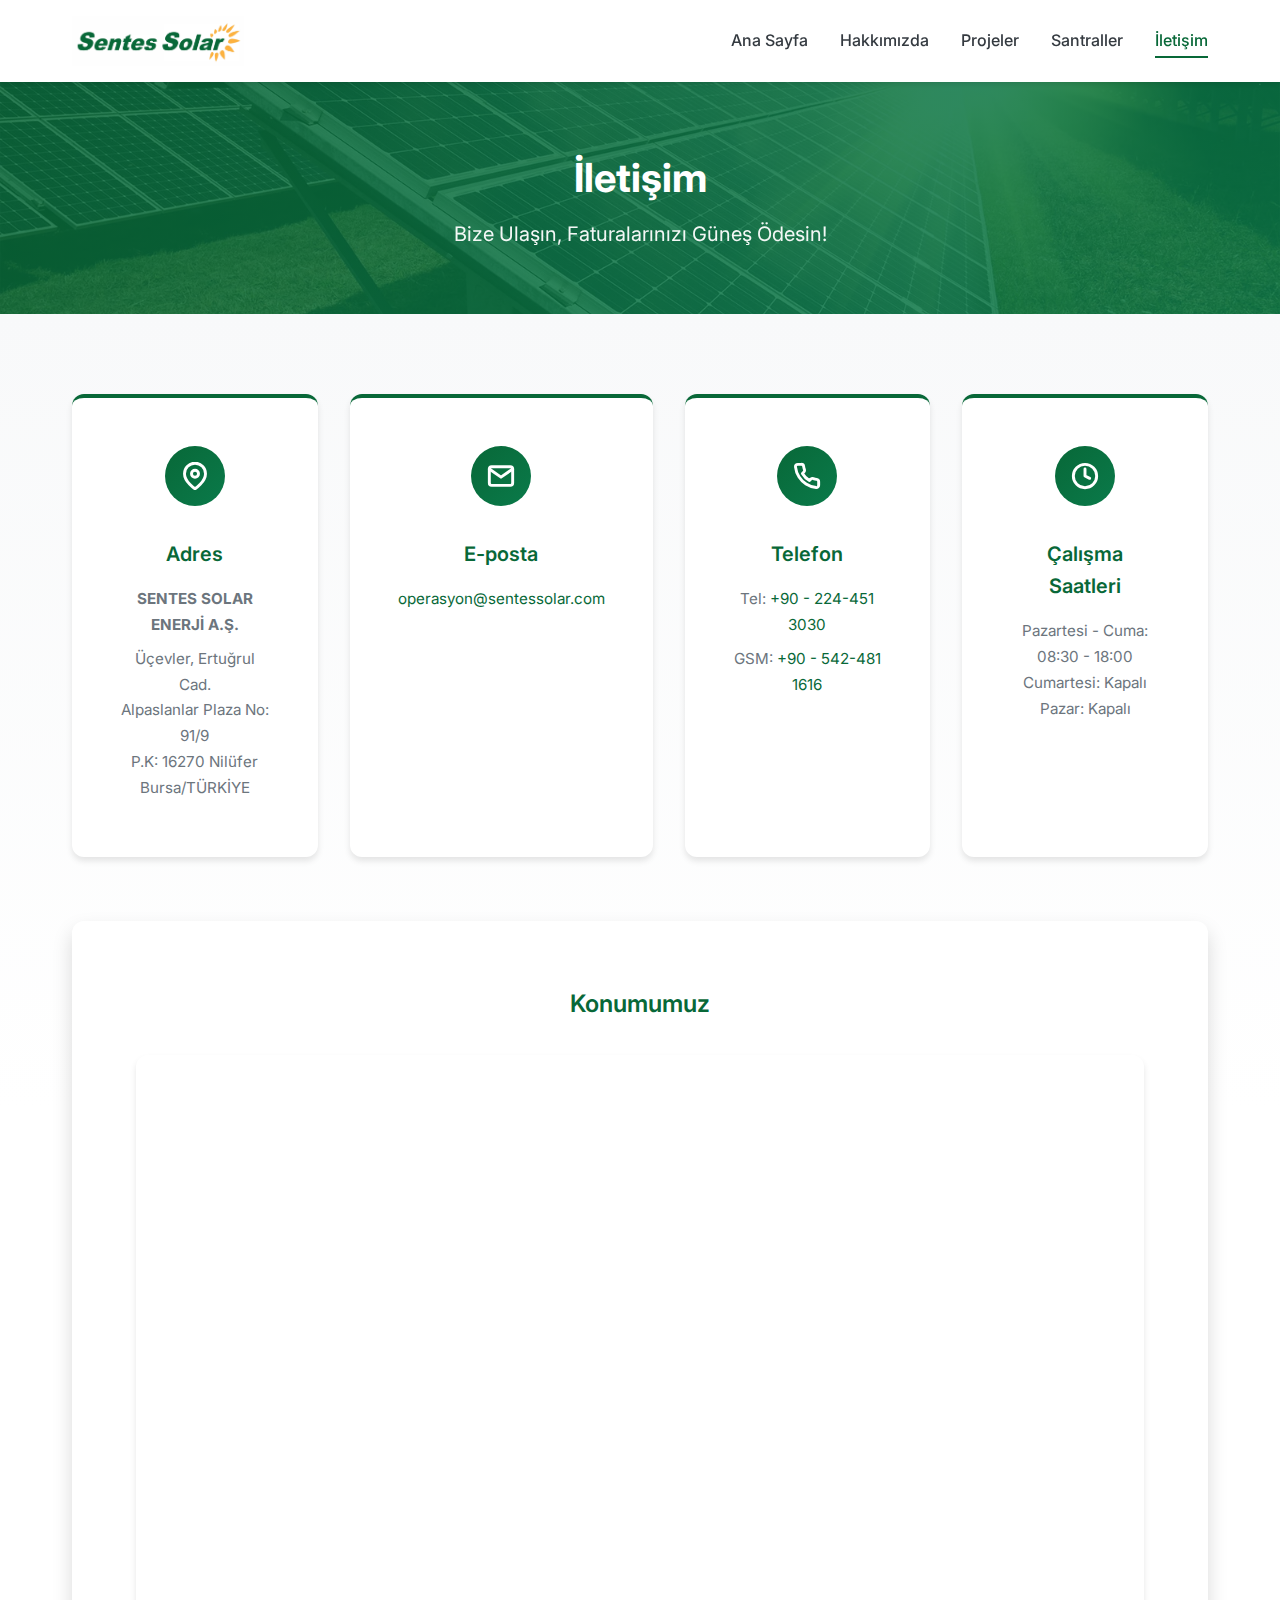
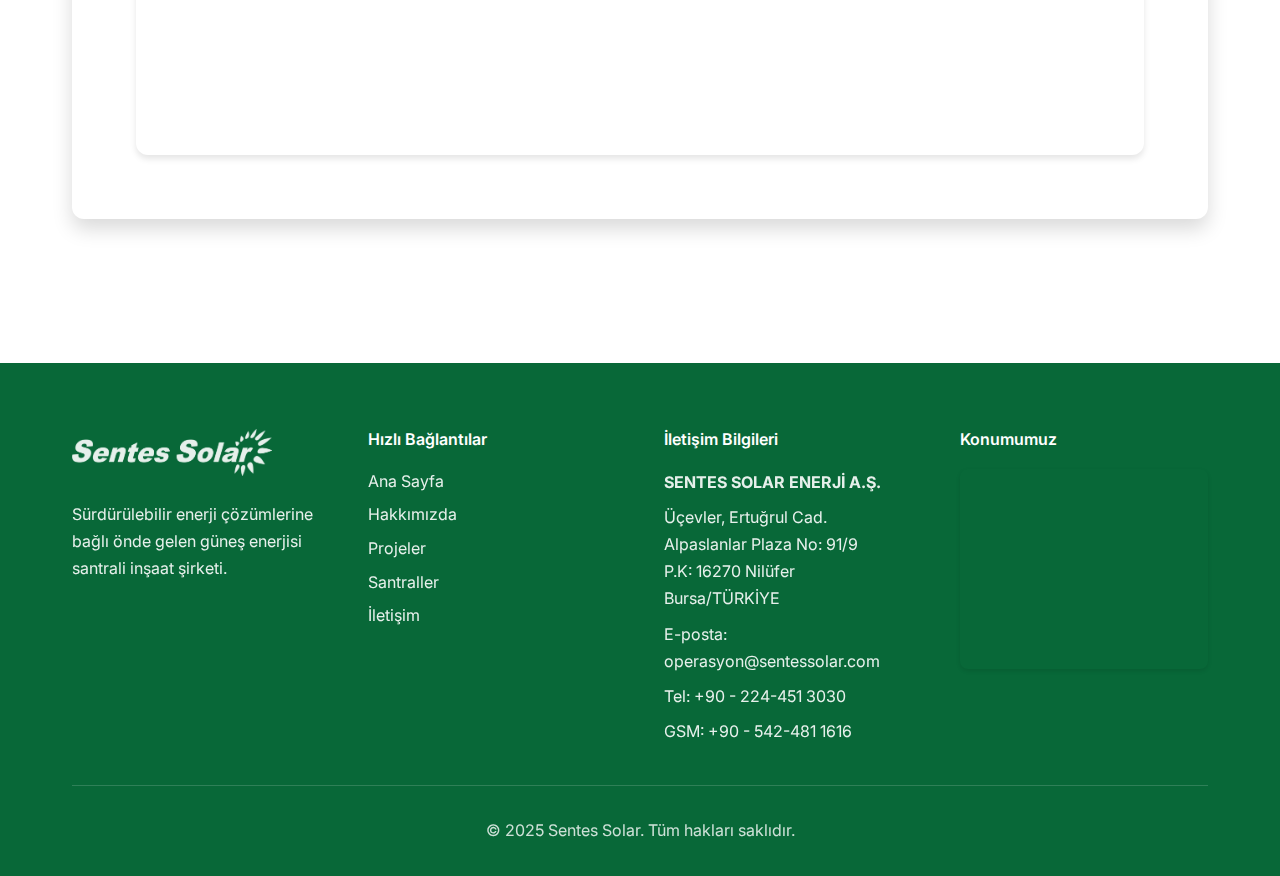
<file: contact.html>
<!DOCTYPE html>
<html lang="tr">
<head>
    <meta charset="UTF-8">
    <meta name="viewport" content="width=device-width, initial-scale=1.0">
    <meta name="description" content="Sentes Solar ile iletişime geçin - Güneş enerjisi santrali inşaatı hakkında bilgi alın">
    <title>İletişim - Sentes Solar</title>
    <link rel="icon" type="image/png" href="assets/images/cropped-favicon-1-180x180.png">
    <link rel="stylesheet" href="css/style.css">
    <link rel="preconnect" href="https://fonts.googleapis.com">
    <link rel="preconnect" href="https://fonts.gstatic.com" crossorigin>
    <link href="https://fonts.googleapis.com/css2?family=Inter:wght@300;400;500;600;700&display=swap" rel="stylesheet">
</head>
<body>
    <header class="header">
        <div class="container">
            <div class="header-content">
                <div class="logo">
                    <a href="index.html">
                        <img src="assets/images/Sentes Solar Logo.png" alt="Sentes Solar" class="logo-img">
                    </a>
                </div>
                <nav class="nav" id="mainNav">
                    <ul class="nav-list">
                        <li><a href="index.html" class="nav-link">Ana Sayfa</a></li>
                        <li><a href="about.html" class="nav-link">Hakkımızda</a></li>
                        <li><a href="projects.html" class="nav-link">Projeler</a></li>
                        <li><a href="stations.html" class="nav-link">Santraller</a></li>
                        <li><a href="contact.html" class="nav-link active">İletişim</a></li>
                    </ul>
                </nav>
                <button class="mobile-menu-toggle" id="mobileMenuToggle" aria-label="Menüyü aç/kapat">
                    <span></span>
                    <span></span>
                    <span></span>
                </button>
            </div>
        </div>
    </header>

    <main>
        <!-- Page Header -->
        <section class="page-header">
            <div class="container">
                <h1>İletişim</h1>
                <p>Bize Ulaşın, Faturalarınızı Güneş Ödesin!</p>
            </div>
        </section>

        <!-- Contact Section -->
        <section class="contact-section section-padding">
            <div class="container">
                <!-- Contact Info Cards -->
                <div class="contact-info-cards">
                    <div class="info-card">
                        <div class="info-card-icon">
                            <svg xmlns="http://www.w3.org/2000/svg" viewBox="0 0 24 24" fill="none" stroke="currentColor" stroke-width="2" stroke-linecap="round" stroke-linejoin="round">
                                <path d="M21 10c0 7-9 13-9 13s-9-6-9-13a9 9 0 0 1 18 0z"></path>
                                <circle cx="12" cy="10" r="3"></circle>
                            </svg>
                        </div>
                        <h3>Adres</h3>
                        <p><strong>SENTES SOLAR ENERJİ A.Ş.</strong></p>
                        <p>Üçevler, Ertuğrul Cad.<br>Alpaslanlar Plaza No: 91/9<br>P.K: 16270 Nilüfer<br>Bursa/TÜRKİYE</p>
                    </div>
                    <div class="info-card">
                        <div class="info-card-icon">
                            <svg xmlns="http://www.w3.org/2000/svg" viewBox="0 0 24 24" fill="none" stroke="currentColor" stroke-width="2" stroke-linecap="round" stroke-linejoin="round">
                                <path d="M4 4h16c1.1 0 2 .9 2 2v12c0 1.1-.9 2-2 2H4c-1.1 0-2-.9-2-2V6c0-1.1.9-2 2-2z"></path>
                                <polyline points="22,6 12,13 2,6"></polyline>
                            </svg>
                        </div>
                        <h3>E-posta</h3>
                        <p><a href="mailto:operasyon@sentessolar.com">operasyon@sentessolar.com</a></p>
                    </div>
                    <div class="info-card">
                        <div class="info-card-icon">
                            <svg xmlns="http://www.w3.org/2000/svg" viewBox="0 0 24 24" fill="none" stroke="currentColor" stroke-width="2" stroke-linecap="round" stroke-linejoin="round">
                                <path d="M22 16.92v3a2 2 0 0 1-2.18 2 19.79 19.79 0 0 1-8.63-3.07 19.5 19.5 0 0 1-6-6 19.79 19.79 0 0 1-3.07-8.67A2 2 0 0 1 4.11 2h3a2 2 0 0 1 2 1.72 12.84 12.84 0 0 0 .7 2.81 2 2 0 0 1-.45 2.11L8.09 9.91a16 16 0 0 0 6 6l1.27-1.27a2 2 0 0 1 2.11-.45 12.84 12.84 0 0 0 2.81.7A2 2 0 0 1 22 16.92z"></path>
                            </svg>
                        </div>
                        <h3>Telefon</h3>
                        <p>Tel: <a href="tel:+902244513030">+90 - 224-451 3030</a></p>
                        <p>GSM: <a href="tel:+905424811616">+90 - 542-481 1616</a></p>
                    </div>
                    <div class="info-card">
                        <div class="info-card-icon">
                            <svg xmlns="http://www.w3.org/2000/svg" viewBox="0 0 24 24" fill="none" stroke="currentColor" stroke-width="2" stroke-linecap="round" stroke-linejoin="round">
                                <circle cx="12" cy="12" r="10"></circle>
                                <polyline points="12 6 12 12 16 14"></polyline>
                            </svg>
                        </div>
                        <h3>Çalışma Saatleri</h3>
                        <p>Pazartesi - Cuma: 08:30 - 18:00<br>Cumartesi: Kapalı<br>Pazar: Kapalı</p>
                    </div>
                </div>

                <!-- Map -->
                <div class="contact-map-full">
                    <h3>Konumumuz</h3>
                    <div class="map-container">
                        <iframe 
                            src="https://www.google.com/maps?q=Üçevler+Ertuğrul+Cad+Alpaslanlar+Plaza+91/9+Nilüfer+Bursa&output=embed&hl=tr" 
                            width="100%" 
                            height="100%" 
                            style="border:0;" 
                            allowfullscreen="" 
                            loading="lazy" 
                            referrerpolicy="no-referrer-when-downgrade"
                            title="Sentes Solar Konum">
                        </iframe>
                    </div>
                </div>
            </div>
        </section>
    </main>

    <footer class="footer">
        <div class="container">
            <div class="footer-content">
                <div class="footer-section">
                    <div class="footer-logo">
                        <img src="assets/images/sentesSolarLogoNoBackground.png" alt="Sentes Solar" class="footer-logo-img">
                    </div>
                    <p>Sürdürülebilir enerji çözümlerine bağlı önde gelen güneş enerjisi santrali inşaat şirketi.</p>
                </div>
                <div class="footer-section">
                    <h4>Hızlı Bağlantılar</h4>
                    <ul class="footer-links">
                        <li><a href="index.html">Ana Sayfa</a></li>
                        <li><a href="about.html">Hakkımızda</a></li>
                        <li><a href="projects.html">Projeler</a></li>
                        <li><a href="stations.html">Santraller</a></li>
                        <li><a href="contact.html">İletişim</a></li>
                    </ul>
                </div>
                <div class="footer-section">
                    <h4>İletişim Bilgileri</h4>
                    <p><strong>SENTES SOLAR ENERJİ A.Ş.</strong></p>
                    <p>Üçevler, Ertuğrul Cad.<br>Alpaslanlar Plaza No: 91/9<br>P.K: 16270 Nilüfer<br>Bursa/TÜRKİYE</p>
                    <p>E-posta: <a href="mailto:operasyon@sentessolar.com">operasyon@sentessolar.com</a></p>
                    <p>Tel: <a href="tel:+902244513030">+90 - 224-451 3030</a></p>
                    <p>GSM: <a href="tel:+905424811616">+90 - 542-481 1616</a></p>
                </div>
                <div class="footer-section footer-map">
                    <h4>Konumumuz</h4>
                    <div class="footer-map-container">
                        <iframe 
                            src="https://www.google.com/maps?q=Üçevler+Ertuğrul+Cad+Alpaslanlar+Plaza+91/9+Nilüfer+Bursa&output=embed&hl=tr" 
                            width="100%" 
                            height="200" 
                            style="border:0;" 
                            allowfullscreen="" 
                            loading="lazy" 
                            referrerpolicy="no-referrer-when-downgrade"
                            title="Sentes Solar Konum">
                        </iframe>
                    </div>
                </div>
            </div>
            <div class="footer-bottom">
                <p>&copy; 2025 Sentes Solar. Tüm hakları saklıdır.</p>
            </div>
        </div>
    </footer>

    <script src="js/main.js"></script>
</body>
</html>
</file>
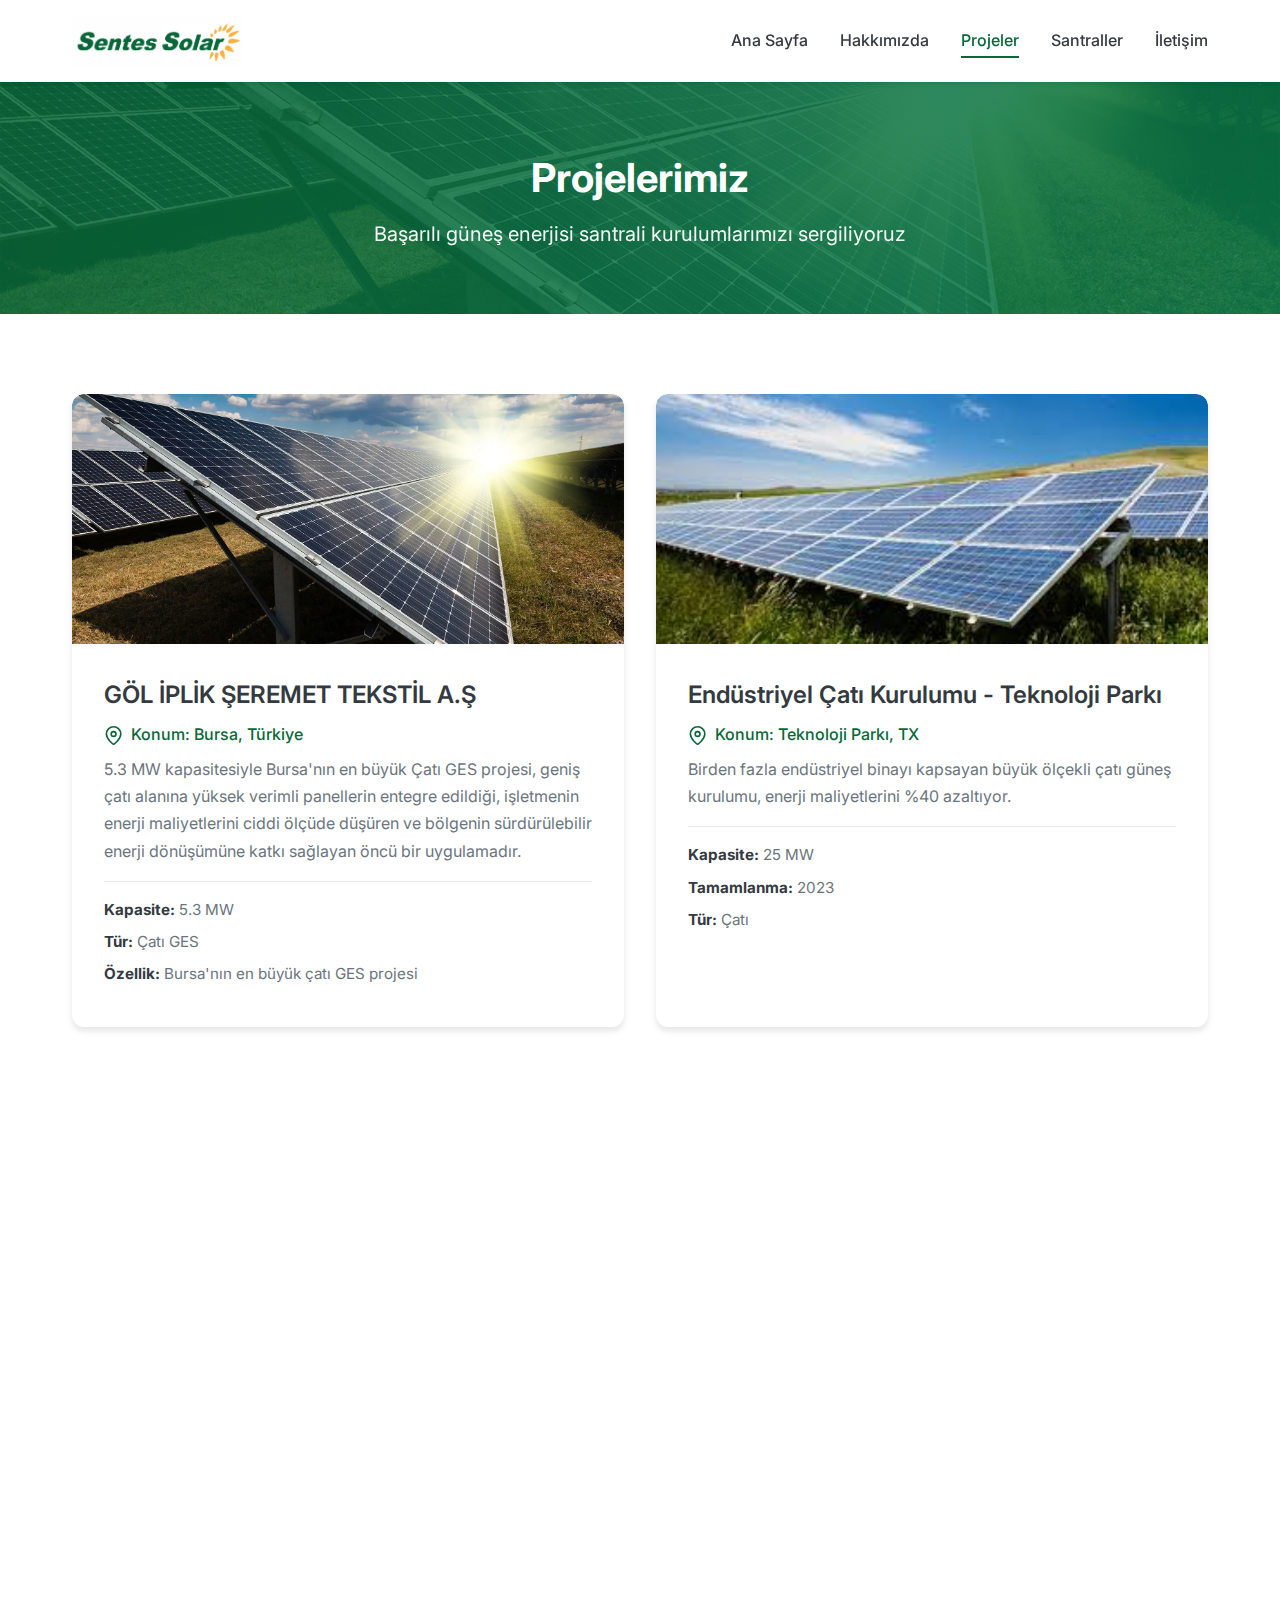
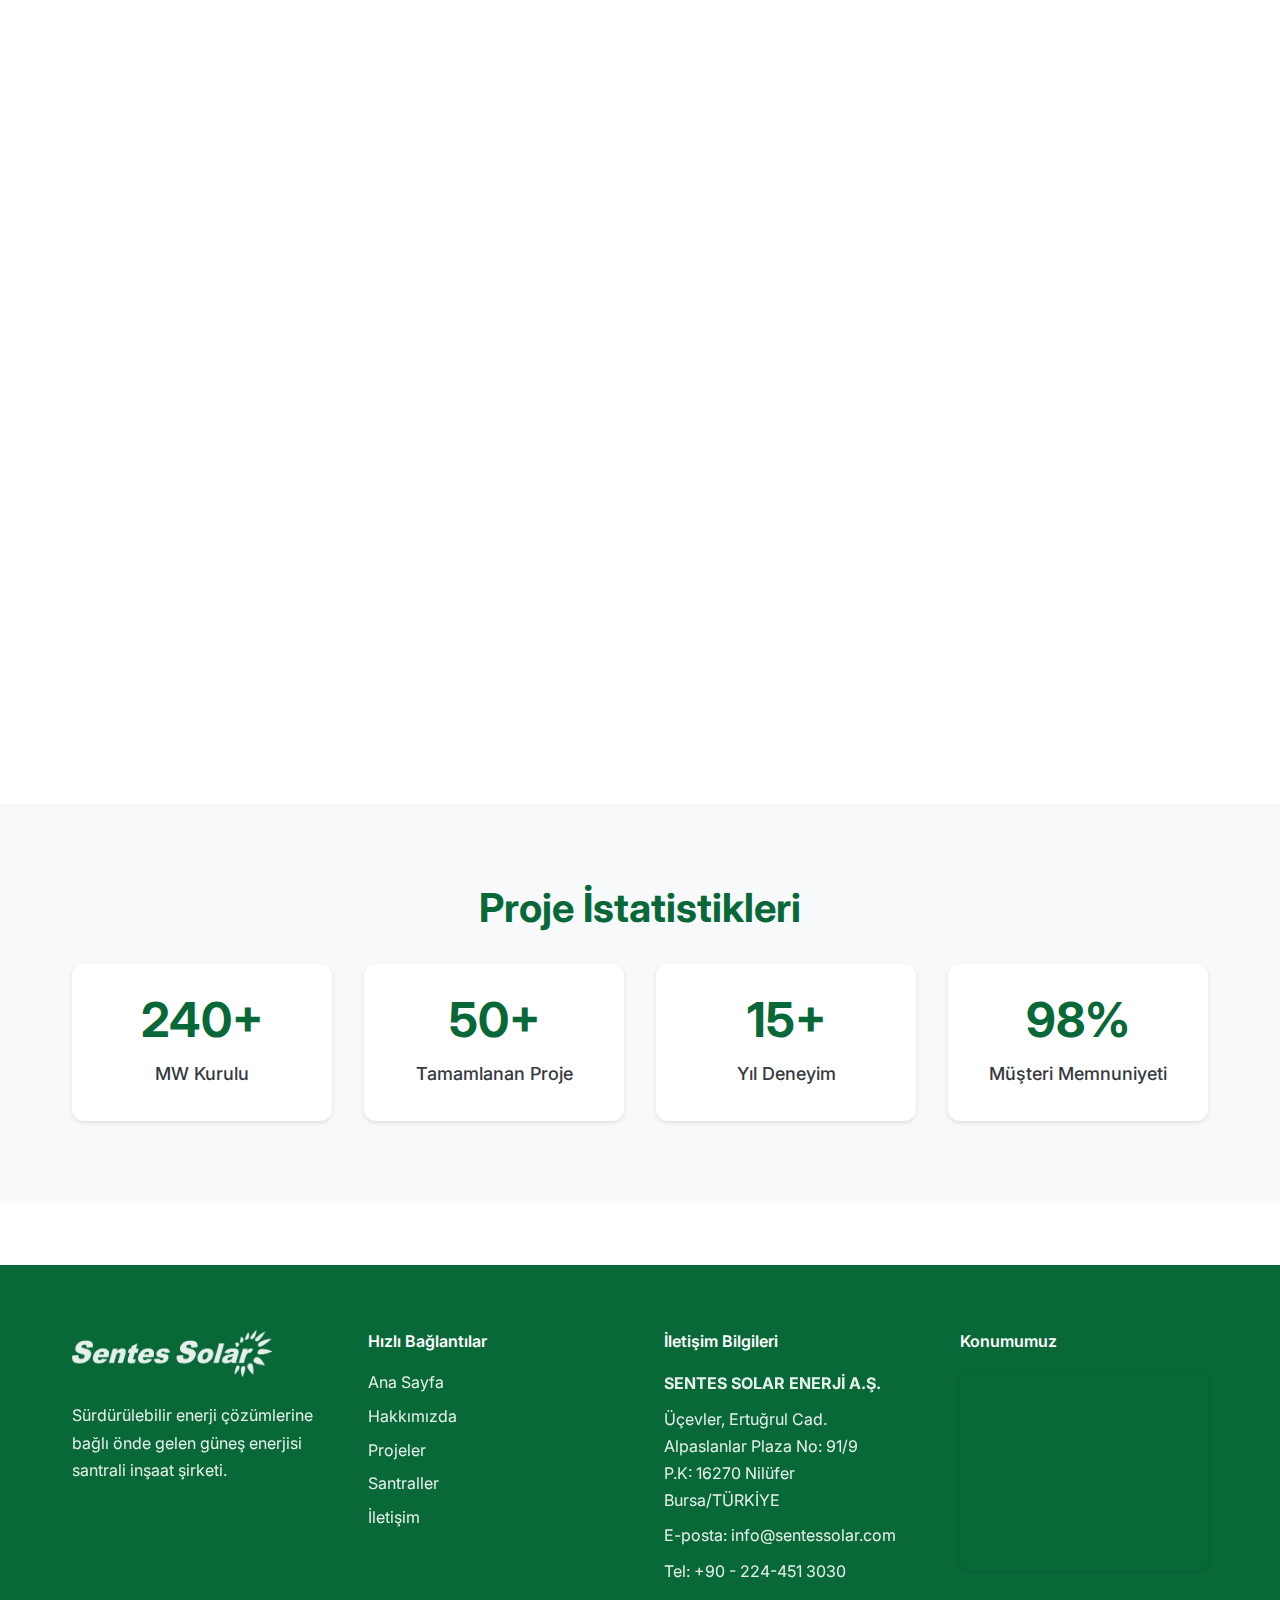
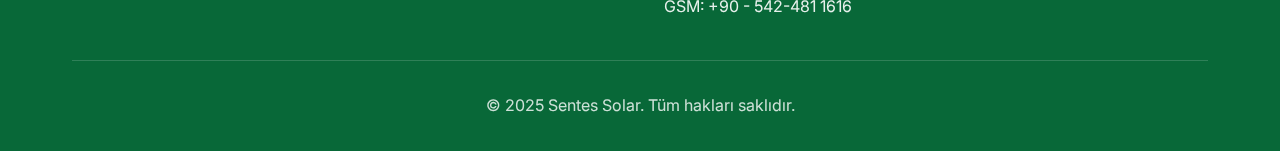
<file: projects.html>
<!DOCTYPE html>
<html lang="tr">
<head>
    <meta charset="UTF-8">
    <meta name="viewport" content="width=device-width, initial-scale=1.0">
    <meta name="description" content="Sentes Solar'ın başarılı güneş enerjisi santrali projeleri portföyünü keşfedin">
    <title>Projeler - Sentes Solar</title>
    <link rel="icon" type="image/png" href="assets/images/cropped-favicon-1-180x180.png">
    <link rel="stylesheet" href="css/style.css">
    <link rel="preconnect" href="https://fonts.googleapis.com">
    <link rel="preconnect" href="https://fonts.gstatic.com" crossorigin>
    <link href="https://fonts.googleapis.com/css2?family=Inter:wght@300;400;500;600;700&display=swap" rel="stylesheet">
</head>
<body>
    <header class="header">
        <div class="container">
            <div class="header-content">
                <div class="logo">
                    <a href="index.html">
                        <img src="assets/images/Sentes Solar Logo.png" alt="Sentes Solar" class="logo-img">
                    </a>
                </div>
                <nav class="nav" id="mainNav">
                    <ul class="nav-list">
                        <li><a href="index.html" class="nav-link">Ana Sayfa</a></li>
                        <li><a href="about.html" class="nav-link">Hakkımızda</a></li>
                        <li><a href="projects.html" class="nav-link active">Projeler</a></li>
                        <li><a href="stations.html" class="nav-link">Santraller</a></li>
                        <li><a href="contact.html" class="nav-link">İletişim</a></li>
                    </ul>
                </nav>
                <button class="mobile-menu-toggle" id="mobileMenuToggle" aria-label="Menüyü aç/kapat">
                    <span></span>
                    <span></span>
                    <span></span>
                </button>
            </div>
        </div>
    </header>

    <main>
        <!-- Page Header -->
        <section class="page-header">
            <div class="container">
                <h1>Projelerimiz</h1>
                <p>Başarılı güneş enerjisi santrali kurulumlarımızı sergiliyoruz</p>
            </div>
        </section>

        <!-- Projects Grid -->
        <section class="section-padding">
            <div class="container">
                <div class="projects-grid">
                    <div class="project-card">
                        <div class="project-image">
                            <img src="assets/images/indir.png" alt="GÖL İPLİK ŞEREMET TEKSTİL A.Ş Çatı GES" loading="lazy">
                        </div>
                        <div class="project-content">
                            <h3>GÖL İPLİK ŞEREMET TEKSTİL A.Ş </h3>
                            <p class="project-location">
                                <svg xmlns="http://www.w3.org/2000/svg" viewBox="0 0 24 24" fill="none" stroke="currentColor" stroke-width="2" stroke-linecap="round" stroke-linejoin="round" class="location-icon">
                                    <path d="M21 10c0 7-9 13-9 13s-9-6-9-13a9 9 0 0 1 18 0z"></path>
                                    <circle cx="12" cy="10" r="3"></circle>
                                </svg>
                                Konum: Bursa, Türkiye
                            </p>
                            <p class="project-description">5.3 MW kapasitesiyle Bursa'nın en büyük Çatı GES projesi, geniş çatı alanına yüksek verimli panellerin entegre edildiği, işletmenin enerji maliyetlerini ciddi ölçüde düşüren ve bölgenin sürdürülebilir enerji dönüşümüne katkı sağlayan öncü bir uygulamadır.</p>
                            <ul class="project-specs">
                                <li><strong>Kapasite:</strong> 5.3 MW</li>
                                <li><strong>Tür:</strong> Çatı GES</li>
                                <li><strong>Özellik:</strong> Bursa'nın en büyük çatı GES projesi</li>
                            </ul>
                        </div>
                    </div>

                    <div class="project-card">
                        <div class="project-image">
                            <img src="assets/images/images.jpeg" alt="Endüstriyel Çatı Kurulumu" loading="lazy">
                        </div>
                        <div class="project-content">
                            <h3>Endüstriyel Çatı Kurulumu - Teknoloji Parkı</h3>
                            <p class="project-location">
                                <svg xmlns="http://www.w3.org/2000/svg" viewBox="0 0 24 24" fill="none" stroke="currentColor" stroke-width="2" stroke-linecap="round" stroke-linejoin="round" class="location-icon">
                                    <path d="M21 10c0 7-9 13-9 13s-9-6-9-13a9 9 0 0 1 18 0z"></path>
                                    <circle cx="12" cy="10" r="3"></circle>
                                </svg>
                                Konum: Teknoloji Parkı, TX
                            </p>
                            <p class="project-description">Birden fazla endüstriyel binayı kapsayan büyük ölçekli çatı güneş kurulumu, enerji maliyetlerini %40 azaltıyor.</p>
                            <ul class="project-specs">
                                <li><strong>Kapasite:</strong> 25 MW</li>
                                <li><strong>Tamamlanma:</strong> 2023</li>
                                <li><strong>Tür:</strong> Çatı</li>
                            </ul>
                        </div>
                    </div>

                    <div class="project-card">
                        <div class="project-image">
                            <img src="assets/images/gunes-enerjisi-santrali-kurulumu.jpg" alt="Topluluk Güneş Projesi" loading="lazy">
                        </div>
                        <div class="project-content">
                            <h3>Topluluk Güneş Projesi - Nehir Kıyısı</h3>
                            <p class="project-location">
                                <svg xmlns="http://www.w3.org/2000/svg" viewBox="0 0 24 24" fill="none" stroke="currentColor" stroke-width="2" stroke-linecap="round" stroke-linejoin="round" class="location-icon">
                                    <path d="M21 10c0 7-9 13-9 13s-9-6-9-13a9 9 0 0 1 18 0z"></path>
                                    <circle cx="12" cy="10" r="3"></circle>
                                </svg>
                                Konum: Nehir Kıyısı, FL
                            </p>
                            <p class="project-description">Yerel sakinlere ve işletmelere yenilenebilir enerji erişimi sağlayan topluluk odaklı güneş projesi.</p>
                            <ul class="project-specs">
                                <li><strong>Kapasite:</strong> 15 MW</li>
                                <li><strong>Tamamlanma:</strong> 2022</li>
                                <li><strong>Tür:</strong> Topluluk Güneş</li>
                            </ul>
                        </div>
                    </div>

                    <div class="project-card">
                        <div class="project-image">
                            <img src="assets/images/images.jpeg" alt="Kamu Hizmeti Ölçekli Güneş Santrali" loading="lazy">
                        </div>
                        <div class="project-content">
                            <h3>Kamu Hizmeti Ölçekli Güneş Santrali - Çöl Ovaları</h3>
                            <p class="project-location">
                                <svg xmlns="http://www.w3.org/2000/svg" viewBox="0 0 24 24" fill="none" stroke="currentColor" stroke-width="2" stroke-linecap="round" stroke-linejoin="round" class="location-icon">
                                    <path d="M21 10c0 7-9 13-9 13s-9-6-9-13a9 9 0 0 1 18 0z"></path>
                                    <circle cx="12" cy="10" r="3"></circle>
                                </svg>
                                Konum: Çöl Ovaları, AZ
                            </p>
                            <p class="project-description">Optimal güneş maruziyeti için gelişmiş takip teknolojisi içeren devasa 100MW'lık kamu hizmeti ölçekli güneş enerjisi santrali.</p>
                            <ul class="project-specs">
                                <li><strong>Kapasite:</strong> 100 MW</li>
                                <li><strong>Tamamlanma:</strong> 2024</li>
                                <li><strong>Tür:</strong> Kamu Hizmeti Ölçekli</li>
                            </ul>
                        </div>
                    </div>

                    <div class="project-card">
                        <div class="project-image">
                            <img src="assets/images/gunes-enerjisi-santrali-kurulumu.jpg" alt="Tarımsal Güneş Kurulumu" loading="lazy">
                        </div>
                        <div class="project-content">
                            <h3>Tarımsal Güneş Kurulumu - Tarım Arazileri</h3>
                            <p class="project-location">
                                <svg xmlns="http://www.w3.org/2000/svg" viewBox="0 0 24 24" fill="none" stroke="currentColor" stroke-width="2" stroke-linecap="round" stroke-linejoin="round" class="location-icon">
                                    <path d="M21 10c0 7-9 13-9 13s-9-6-9-13a9 9 0 0 1 18 0z"></path>
                                    <circle cx="12" cy="10" r="3"></circle>
                                </svg>
                                Konum: Tarım Arazileri, IA
                            </p>
                            <p class="project-description">Güneş enerjisi üretimini tarımsal arazi kullanımıyla birleştiren agrivoltaik proje, arazi verimliliğini maksimize ediyor.</p>
                            <ul class="project-specs">
                                <li><strong>Kapasite:</strong> 30 MW</li>
                                <li><strong>Tamamlanma:</strong> 2023</li>
                                <li><strong>Tür:</strong> Agrivoltaik</li>
                            </ul>
                        </div>
                    </div>

                    <div class="project-card">
                        <div class="project-image">
                            <img src="assets/images/images.jpeg" alt="Konut Güneş Kompleksi" loading="lazy">
                        </div>
                        <div class="project-content">
                            <h3>Konut Güneş Kompleksi - Banliyö Yüksekleri</h3>
                            <p class="project-location">
                                <svg xmlns="http://www.w3.org/2000/svg" viewBox="0 0 24 24" fill="none" stroke="currentColor" stroke-width="2" stroke-linecap="round" stroke-linejoin="round" class="location-icon">
                                    <path d="M21 10c0 7-9 13-9 13s-9-6-9-13a9 9 0 0 1 18 0z"></path>
                                    <circle cx="12" cy="10" r="3"></circle>
                                </svg>
                                Konum: Banliyö Yüksekleri, CO
                            </p>
                            <p class="project-description">Entegre enerji depolama ile yeni bir konut geliştirmesine hizmet eden kapsamlı konut güneş kurulumu.</p>
                            <ul class="project-specs">
                                <li><strong>Kapasite:</strong> 20 MW</li>
                                <li><strong>Tamamlanma:</strong> 2024</li>
                                <li><strong>Tür:</strong> Konut</li>
                            </ul>
                        </div>
                    </div>
                </div>
            </div>
        </section>

        <!-- Project Statistics -->
        <section class="section-padding bg-light">
            <div class="container">
                <h2 class="section-title">Proje İstatistikleri</h2>
                <div class="stats-grid">
                    <div class="stat-item">
                        <div class="stat-number">240+</div>
                        <div class="stat-label">MW Kurulu</div>
                    </div>
                    <div class="stat-item">
                        <div class="stat-number">50+</div>
                        <div class="stat-label">Tamamlanan Proje</div>
                    </div>
                    <div class="stat-item">
                        <div class="stat-number">15+</div>
                        <div class="stat-label">Yıl Deneyim</div>
                    </div>
                    <div class="stat-item">
                        <div class="stat-number">98%</div>
                        <div class="stat-label">Müşteri Memnuniyeti</div>
                    </div>
                </div>
            </div>
        </section>
    </main>

    <footer class="footer">
        <div class="container">
            <div class="footer-content">
                <div class="footer-section">
                    <div class="footer-logo">
                        <img src="assets/images/sentesSolarLogoNoBackground.png" alt="Sentes Solar" class="footer-logo-img">
                    </div>
                    <p>Sürdürülebilir enerji çözümlerine bağlı önde gelen güneş enerjisi santrali inşaat şirketi.</p>
                </div>
                <div class="footer-section">
                    <h4>Hızlı Bağlantılar</h4>
                    <ul class="footer-links">
                        <li><a href="index.html">Ana Sayfa</a></li>
                        <li><a href="about.html">Hakkımızda</a></li>
                        <li><a href="projects.html">Projeler</a></li>
                        <li><a href="stations.html">Santraller</a></li>
                        <li><a href="contact.html">İletişim</a></li>
                    </ul>
                </div>
                <div class="footer-section">
                    <h4>İletişim Bilgileri</h4>
                    <p><strong>SENTES SOLAR ENERJİ A.Ş.</strong></p>
                    <p>Üçevler, Ertuğrul Cad.<br>Alpaslanlar Plaza No: 91/9<br>P.K: 16270 Nilüfer<br>Bursa/TÜRKİYE</p>
                    <p>E-posta: <a href="mailto:info@sentessolar.com">info@sentessolar.com</a></p>
                    <p>Tel: <a href="tel:+902244513030">+90 - 224-451 3030</a></p>
                    <p>GSM: <a href="tel:+905424811616">+90 - 542-481 1616</a></p>
                </div>
                <div class="footer-section footer-map">
                    <h4>Konumumuz</h4>
                    <div class="footer-map-container">
                        <iframe 
                            src="https://www.google.com/maps?q=Üçevler+Ertuğrul+Cad+Alpaslanlar+Plaza+91/9+Nilüfer+Bursa&output=embed&hl=tr" 
                            width="100%" 
                            height="200" 
                            style="border:0;" 
                            allowfullscreen="" 
                            loading="lazy" 
                            referrerpolicy="no-referrer-when-downgrade"
                            title="Sentes Solar Konum">
                        </iframe>
                    </div>
                </div>
            </div>
            <div class="footer-bottom">
                <p>&copy; 2025 Sentes Solar. Tüm hakları saklıdır.</p>
            </div>
        </div>
    </footer>

    <script src="js/main.js"></script>
</body>
</html>
</file>
<file: css/style.css>
/* ============================================
   CSS Variables - Professional Color Scheme
   ============================================ */
:root {
    /* Primary Colors - Dark Green (matching logo text) */
    --primary-color: #086838;
    --primary-dark: #065a2a;
    --primary-light: #0a7a4a;
    
    /* Secondary Colors - Vibrant Orange-Yellow (matching logo sun) */
    --secondary-color: #ff8c00;
    --secondary-dark: #e67e00;
    --secondary-light: #ffb347;
    
    /* Accent Colors */
    --accent-color: #086838;
    --accent-light: #0a7a4a;
    
    /* Neutral Colors */
    --white: #ffffff;
    --light-gray: #f8f9fa;
    --gray: #e9ecef;
    --medium-gray: #6c757d;
    --dark-gray: #343a40;
    --black: #212529;
    
    /* Typography */
    --font-family: 'Inter', -apple-system, BlinkMacSystemFont, 'Segoe UI', Roboto, sans-serif;
    --font-size-base: 16px;
    --line-height-base: 1.6;
    
    /* Spacing */
    --spacing-xs: 0.5rem;
    --spacing-sm: 1rem;
    --spacing-md: 2rem;
    --spacing-lg: 3rem;
    --spacing-xl: 4rem;
    
    /* Transitions */
    --transition-fast: 0.2s ease;
    --transition-normal: 0.3s ease;
    --transition-slow: 0.5s ease;
    
    /* Shadows */
    --shadow-sm: 0 2px 4px rgba(0, 0, 0, 0.1);
    --shadow-md: 0 4px 6px rgba(0, 0, 0, 0.1);
    --shadow-lg: 0 10px 20px rgba(0, 0, 0, 0.15);
    
    /* Border Radius */
    --radius-sm: 4px;
    --radius-md: 8px;
    --radius-lg: 12px;
}

/* ============================================
   Reset & Base Styles
   ============================================ */
* {
    margin: 0;
    padding: 0;
    box-sizing: border-box;
}

html {
    scroll-behavior: smooth;
}

body {
    font-family: var(--font-family);
    font-size: var(--font-size-base);
    line-height: var(--line-height-base);
    color: var(--dark-gray);
    background-color: var(--white);
    overflow-x: hidden;
}

img {
    max-width: 100%;
    height: auto;
    display: block;
}

a {
    text-decoration: none;
    color: inherit;
    transition: color var(--transition-fast);
}

ul {
    list-style: none;
}

/* ============================================
   Container & Layout
   ============================================ */
.container {
    max-width: 1200px;
    margin: 0 auto;
    padding: 0 var(--spacing-sm);
}

@media (min-width: 768px) {
    .container {
        padding: 0 var(--spacing-md);
    }
}

.section-padding {
    padding: var(--spacing-xl) 0;
}

@media (min-width: 1024px) {
    .section-padding {
        padding: calc(var(--spacing-xl) + 1rem) 0;
    }
}

.bg-light {
    background-color: var(--light-gray);
}

/* ============================================
   Header & Navigation
   ============================================ */
.header {
    background-color: var(--white);
    box-shadow: var(--shadow-sm);
    position: sticky;
    top: 0;
    z-index: 1000;
}

.header-content {
    display: flex;
    justify-content: space-between;
    align-items: center;
    padding: var(--spacing-sm) 0;
}

.logo {
    display: flex;
    align-items: center;
}

.logo a {
    display: inline-block;
    line-height: 0;
}

.logo-img {
    height: 50px;
    width: auto;
    max-width: 200px;
    object-fit: contain;
    transition: opacity var(--transition-fast);
}

.logo-img:hover {
    opacity: 0.9;
}

@media (max-width: 767px) {
    .logo-img {
        height: 40px;
        max-width: 150px;
    }
}

.nav-list {
    display: flex;
    gap: var(--spacing-md);
    align-items: center;
}

.nav-link {
    color: var(--dark-gray);
    font-weight: 500;
    padding: var(--spacing-xs) 0;
    position: relative;
    transition: color var(--transition-fast);
}

.nav-link:hover {
    color: var(--primary-color);
}

.nav-link.active {
    color: var(--primary-color);
}

.nav-link.active::after {
    content: '';
    position: absolute;
    bottom: 0;
    left: 0;
    right: 0;
    height: 2px;
    background-color: var(--primary-color);
}

.mobile-menu-toggle {
    display: none;
    flex-direction: column;
    gap: 5px;
    background: none;
    border: none;
    cursor: pointer;
    padding: var(--spacing-xs);
}

.mobile-menu-toggle span {
    width: 25px;
    height: 3px;
    background-color: var(--dark-gray);
    transition: all var(--transition-fast);
}

/* ============================================
   Hero Section
   ============================================ */
.hero {
    position: relative;
    background: linear-gradient(135deg, var(--primary-color) 0%, var(--accent-color) 100%);
    color: var(--white);
    padding: var(--spacing-xl) 0;
    min-height: 500px;
    display: flex;
    align-items: center;
    overflow: hidden;
}

.hero-video {
    position: absolute;
    top: 50%;
    left: 50%;
    min-width: 100%;
    min-height: 100%;
    width: auto;
    height: auto;
    transform: translate(-50%, -50%);
    z-index: 0;
    object-fit: cover;
}

.hero-overlay {
    position: absolute;
    top: 0;
    left: 0;
    width: 100%;
    height: 100%;
    background: linear-gradient(135deg, rgba(31, 78, 45, 0.85) 0%, rgba(38, 70, 83, 0.85) 100%);
    z-index: 1;
}

.hero-content {
    position: relative;
    text-align: center;
    max-width: 800px;
    margin: 0 auto;
    z-index: 2;
}

.hero-title {
    font-size: 3rem;
    font-weight: 700;
    margin-bottom: var(--spacing-sm);
    line-height: 1.2;
    opacity: 1;
    transition: opacity 0.5s ease;
    min-height: 7.2rem;
    display: flex;
    align-items: center;
    justify-content: center;
    text-align: center;
}

.hero-subtitle {
    font-size: 1.25rem;
    margin-bottom: var(--spacing-md);
    min-height: 4rem;
    display: flex;
    align-items: center;
    justify-content: center;
}

.hero-subtitle-text {
    opacity: 1;
    transition: opacity 0.5s ease;
}

.hero-buttons {
    display: flex;
    gap: var(--spacing-sm);
    justify-content: center;
    flex-wrap: wrap;
}

/* ============================================
   Buttons
   ============================================ */
.btn {
    display: inline-block;
    padding: 0.75rem 2rem;
    font-weight: 600;
    text-align: center;
    border-radius: var(--radius-md);
    transition: all var(--transition-normal);
    cursor: pointer;
    border: 2px solid transparent;
    font-size: 1rem;
}

.btn-primary {
    background-color: var(--primary-color);
    color: var(--white);
    border-color: var(--primary-color);
}

.btn-primary:hover {
    background-color: var(--primary-dark);
    border-color: var(--primary-dark);
    transform: translateY(-2px);
    box-shadow: var(--shadow-md);
}

.btn-secondary {
    background-color: transparent;
    color: var(--white);
    border-color: var(--white);
}

.btn-secondary:hover {
    background-color: var(--white);
    color: var(--primary-color);
}

.btn-large {
    padding: 1rem 2.5rem;
    font-size: 1.1rem;
}

/* ============================================
   Page Header
   ============================================ */
.page-header {
    position: relative;
    background-image: url('../assets/images/indir.png');
    background-size: cover;
    background-position: center;
    background-repeat: no-repeat;
    color: var(--white);
    padding: var(--spacing-xl) 0;
    text-align: center;
    overflow: hidden;
}

.page-header::before {
    content: '';
    position: absolute;
    top: 0;
    left: 0;
    right: 0;
    bottom: 0;
    background: linear-gradient(135deg, rgba(8, 104, 56, 0.85) 0%, rgba(10, 122, 74, 0.85) 100%);
    z-index: 1;
}

.page-header .container {
    position: relative;
    z-index: 2;
}

.page-header h1 {
    font-size: 2.5rem;
    font-weight: 700;
    margin-bottom: var(--spacing-xs);
}

.page-header p {
    font-size: 1.25rem;
    opacity: 0.95;
}

/* ============================================
   Section Titles
   ============================================ */
.section-title {
    font-size: 2.5rem;
    font-weight: 700;
    text-align: center;
    margin-bottom: var(--spacing-sm);
    color: var(--primary-color);
    line-height: 1.2;
}

.section-subtitle {
    text-align: center;
    font-size: 1.125rem;
    color: var(--medium-gray);
    margin-bottom: var(--spacing-lg);
    max-width: 700px;
    margin-left: auto;
    margin-right: auto;
    line-height: 1.6;
}

/* ============================================
   Services Grid
   ============================================ */
.services-grid {
    display: grid;
    grid-template-columns: 1fr;
    gap: var(--spacing-lg);
    margin-top: var(--spacing-lg);
}

@media (min-width: 768px) {
    .services-grid {
        grid-template-columns: repeat(2, 1fr);
    }
}

@media (min-width: 1024px) {
    .services-grid {
        grid-template-columns: repeat(4, 1fr);
    }
}

.service-card {
    background-color: var(--white);
    padding: 0;
    border-radius: var(--radius-lg);
    box-shadow: var(--shadow-md);
    border-bottom: 4px solid var(--primary-color);
    text-align: center;
    transition: transform var(--transition-normal), box-shadow var(--transition-normal), border-color var(--transition-normal);
    overflow: hidden;
    height: 100%;
    display: flex;
    flex-direction: column;
}

.service-card:hover {
    transform: translateY(-5px);
    box-shadow: var(--shadow-lg);
    border-bottom-color: var(--secondary-color);
}

.service-image {
    width: 100%;
    height: 200px;
    overflow: hidden;
    margin-bottom: var(--spacing-sm);
}

.service-image img {
    width: 100%;
    height: 100%;
    object-fit: cover;
    transition: transform var(--transition-normal);
}

.service-card:hover .service-image img {
    transform: scale(1.1);
}

.service-card h3 {
    font-size: 1.25rem;
    font-weight: 600;
    margin-bottom: var(--spacing-xs);
    color: var(--primary-color);
    padding: 0 var(--spacing-md);
    padding-top: var(--spacing-sm);
}

.service-card p {
    color: var(--dark-gray);
    line-height: 1.6;
    padding: 0 var(--spacing-md);
    padding-bottom: var(--spacing-md);
}

/* ============================================
   Trusted Companies Slider
   ============================================ */
.trusted-companies {
    overflow: hidden;
    background-color: var(--accent-color);
    position: relative;
}

.trusted-companies::before {
    content: '';
    position: absolute;
    top: 0;
    left: 0;
    right: 0;
    bottom: 0;
    background: transparent;
    z-index: 0;
}

.trusted-companies .container {
    position: relative;
    z-index: 1;
}

.trusted-companies .section-title,
.trusted-companies .section-subtitle {
    color: var(--white);
}

.companies-slider-wrapper {
    position: relative;
    width: 100%;
    overflow: hidden;
    margin-top: var(--spacing-lg);
    padding: var(--spacing-md) 0;
}

.companies-slider-row {
    display: flex;
    gap: var(--spacing-md);
    will-change: transform;
    margin-bottom: var(--spacing-md);
}

.companies-slider-row-1 {
    animation: slideLeft 40s linear infinite;
}

.companies-slider-row-2 {
    animation: slideRight 35s linear infinite;
}

@media (max-width: 767px) {
    .companies-slider-row-1 {
        animation: slideLeft 20s linear infinite;
    }
    
    .companies-slider-row-2 {
        animation: slideRight 18s linear infinite;
    }
}

.companies-slider-row:hover {
    animation-play-state: paused;
}

.company-logo {
    flex: 0 0 auto;
    width: 200px;
    height: 120px;
    display: flex;
    align-items: center;
    justify-content: center;
    background-color: var(--white);
    border-radius: var(--radius-md);
    box-shadow: var(--shadow-md);
    padding: var(--spacing-sm);
    transition: transform var(--transition-fast), box-shadow var(--transition-fast);
    border: 2px solid rgba(255, 255, 255, 0.2);
}

.company-logo:hover {
    transform: translateY(-5px) scale(1.05);
    box-shadow: var(--shadow-lg);
    border-color: var(--secondary-color);
}

.logo-placeholder {
    width: 100%;
    height: 100%;
    display: flex;
    align-items: center;
    justify-content: center;
    background: linear-gradient(135deg, var(--gray) 0%, var(--light-gray) 100%);
    border-radius: var(--radius-sm);
    color: var(--medium-gray);
    font-size: 0.875rem;
    font-weight: 500;
    text-align: center;
}

/* Replace .logo-placeholder with actual logo images */
.company-logo img {
    max-width: 100%;
    max-height: 100%;
    object-fit: contain;
    filter: none;
    opacity: 1;
    transition: transform var(--transition-normal);
}

.company-logo:hover img {
    transform: scale(1.1);
}

@keyframes slideLeft {
    0% {
        transform: translateX(0);
    }
    100% {
        transform: translateX(calc(-100% / 3));
    }
}

@keyframes slideRight {
    0% {
        transform: translateX(calc(-100% / 3));
    }
    100% {
        transform: translateX(0);
    }
}

@media (max-width: 767px) {
    .company-logo {
        width: 150px;
        height: 90px;
    }
    
    .companies-slider-row {
        gap: var(--spacing-sm);
    }
}

/* ============================================
   Why Choose Us - New Design
   ============================================ */
.why-choose-us {
    background-color: var(--white);
    padding: var(--spacing-xl) 0;
}

.why-choose-us-grid {
    display: grid;
    grid-template-columns: 1fr;
    gap: var(--spacing-lg);
    align-items: center;
}

@media (min-width: 1024px) {
    .why-choose-us-grid {
        grid-template-columns: 1fr 1fr;
        gap: var(--spacing-xl);
    }
}

.why-choose-us-content {
    background: linear-gradient(135deg, #e6f2ff 0%, #cce5ff 100%);
    padding: var(--spacing-xl);
    border-radius: var(--radius-lg);
    height: 100%;
    display: flex;
    flex-direction: column;
    justify-content: center;
}

.why-choose-us-title {
    font-size: 2.5rem;
    font-weight: 700;
    color: var(--dark-gray);
    margin-bottom: var(--spacing-md);
    line-height: 1.2;
    font-family: 'Georgia', serif;
}

@media (max-width: 768px) {
    .why-choose-us-title {
        font-size: 2rem;
    }
}

.why-choose-us-text {
    font-size: 1.125rem;
    line-height: 1.8;
    color: var(--dark-gray);
    margin-bottom: var(--spacing-lg);
    max-width: 600px;
}

.why-choose-us-stats {
    background-color: var(--white);
    padding: var(--spacing-lg);
    border-radius: var(--radius-lg);
    box-shadow: var(--shadow-md);
    display: flex;
    flex-direction: column;
    gap: var(--spacing-sm);
}

.stat-card {
    display: flex;
    align-items: center;
    gap: var(--spacing-md);
    padding: var(--spacing-md);
    border-bottom: 1px solid var(--gray);
    transition: background-color var(--transition-fast);
}

.stat-card:last-child {
    border-bottom: none;
}

.stat-card:hover {
    background-color: var(--light-gray);
}

.stat-icon {
    width: 60px;
    height: 60px;
    border-radius: var(--radius-md);
    display: flex;
    align-items: center;
    justify-content: center;
    flex-shrink: 0;
    position: relative;
}

.stat-icon svg {
    width: 30px;
    height: 30px;
    stroke: var(--white);
    stroke-width: 2.5;
}

.stat-icon-green {
    background-color: var(--primary-color);
}

.stat-icon-orange {
    background-color: var(--secondary-color);
}

.stat-number {
    position: absolute;
    top: -8px;
    right: -8px;
    background-color: var(--white);
    color: var(--primary-color);
    font-size: 0.75rem;
    font-weight: 700;
    padding: 3px 8px;
    border-radius: 12px;
    border: 2px solid var(--primary-color);
    white-space: nowrap;
    line-height: 1;
}

.stat-text {
    font-size: 1rem;
    font-weight: 500;
    color: var(--dark-gray);
    margin: 0;
    flex: 1;
}

/* ============================================
   Features Grid
   ============================================ */
.features-grid {
    display: grid;
    grid-template-columns: 1fr;
    gap: var(--spacing-lg);
    margin-top: var(--spacing-lg);
}

@media (min-width: 768px) {
    .features-grid {
        grid-template-columns: repeat(2, 1fr);
    }
}

.feature-item {
    background-color: var(--white);
    padding: var(--spacing-lg);
    border-radius: var(--radius-lg);
    box-shadow: var(--shadow-sm);
    text-align: center;
    transition: all var(--transition-normal);
    border-top: 4px solid transparent;
    position: relative;
    overflow: hidden;
    height: 100%;
    display: flex;
    flex-direction: column;
    align-items: center;
}

.feature-item::before {
    content: '';
    position: absolute;
    top: 0;
    left: 0;
    right: 0;
    height: 4px;
    background: linear-gradient(90deg, var(--primary-color), var(--secondary-color));
    transform: scaleX(0);
    transition: transform var(--transition-normal);
    transform-origin: left;
}

.feature-item:hover {
    transform: translateY(-8px);
    box-shadow: var(--shadow-lg);
    border-top-color: var(--primary-color);
}

.feature-item:hover::before {
    transform: scaleX(1);
}

.feature-icon {
    width: 80px;
    height: 80px;
    margin: 0 auto var(--spacing-md);
    background: linear-gradient(135deg, var(--primary-color), var(--primary-light));
    border-radius: 50%;
    display: flex;
    align-items: center;
    justify-content: center;
    transition: all var(--transition-normal);
    box-shadow: 0 4px 15px rgba(8, 104, 56, 0.2);
}

.feature-icon svg {
    width: 40px;
    height: 40px;
    stroke: var(--white);
    stroke-width: 2.5;
}

.feature-item:hover .feature-icon {
    transform: scale(1.1) rotate(5deg);
    box-shadow: 0 6px 20px rgba(8, 104, 56, 0.3);
}

.feature-item h3 {
    font-size: 1.5rem;
    font-weight: 600;
    margin-bottom: var(--spacing-sm);
    color: var(--dark-gray);
    transition: color var(--transition-fast);
}

.feature-item:hover h3 {
    color: var(--primary-color);
}

.feature-item p {
    color: var(--medium-gray);
    line-height: 1.7;
    margin: 0;
}

/* ============================================
   Content Grid
   ============================================ */
.content-grid {
    display: grid;
    grid-template-columns: 1fr;
    gap: var(--spacing-md);
    align-items: center;
}

@media (min-width: 1024px) {
    .content-grid {
        grid-template-columns: 1fr 1fr;
        gap: var(--spacing-lg);
    }
    
    .content-grid.reverse {
        direction: rtl;
    }
    
    .content-grid.reverse > * {
        direction: ltr;
    }
}

.content-text h2 {
    font-size: 2rem;
    font-weight: 700;
    margin-bottom: var(--spacing-sm);
    color: var(--primary-color);
}

.content-text p {
    color: var(--dark-gray);
    margin-bottom: var(--spacing-sm);
    line-height: 1.7;
}

.content-image {
    width: 100%;
    min-height: 300px;
    border-radius: var(--radius-lg);
    overflow: hidden;
}

.content-image img {
    width: 100%;
    height: 100%;
    object-fit: cover;
    border-radius: var(--radius-lg);
    transition: transform var(--transition-normal);
}

.content-image:hover img {
    transform: scale(1.05);
}

.placeholder-image {
    background: linear-gradient(135deg, var(--gray) 0%, var(--medium-gray) 100%);
    height: 300px;
    border-radius: var(--radius-lg);
    display: flex;
    align-items: center;
    justify-content: center;
    color: var(--white);
    font-size: 1.25rem;
    font-weight: 600;
}

/* ============================================
   Values Grid
   ============================================ */
.values-grid {
    display: grid;
    grid-template-columns: 1fr;
    gap: var(--spacing-md);
    margin-top: var(--spacing-md);
}

@media (min-width: 768px) {
    .values-grid {
        grid-template-columns: repeat(2, 1fr);
    }
}

@media (min-width: 1024px) {
    .values-grid {
        grid-template-columns: repeat(4, 1fr);
    }
}

.value-card {
    background-color: var(--white);
    padding: var(--spacing-md);
    border-radius: var(--radius-lg);
    box-shadow: var(--shadow-sm);
    border-left: 4px solid var(--primary-color);
    transition: all var(--transition-normal);
    height: 100%;
    display: flex;
    flex-direction: column;
    cursor: pointer;
}

.value-card:hover {
    transform: translateY(-8px);
    box-shadow: var(--shadow-lg);
    border-left-color: var(--secondary-color);
    background-color: var(--light-gray);
}

.value-card h3 {
    font-size: 1.5rem;
    font-weight: 600;
    margin-bottom: var(--spacing-xs);
    color: var(--primary-color);
}

.value-card p {
    color: var(--dark-gray);
    line-height: 1.7;
}

/* ============================================
   Team Grid
   ============================================ */
.team-grid {
    display: grid;
    grid-template-columns: 1fr;
    gap: var(--spacing-md);
    margin-top: var(--spacing-md);
}

@media (min-width: 768px) {
    .team-grid {
        grid-template-columns: repeat(2, 1fr);
    }
}

@media (min-width: 1024px) {
    .team-grid {
        grid-template-columns: repeat(4, 1fr);
    }
}

.team-member {
    background-color: var(--white);
    padding: var(--spacing-md);
    border-radius: var(--radius-lg);
    box-shadow: var(--shadow-md);
    text-align: center;
    transition: transform var(--transition-normal);
}

.team-member:hover {
    transform: translateY(-5px);
}

.team-avatar {
    width: 120px;
    height: 120px;
    border-radius: 50%;
    overflow: hidden;
    margin: 0 auto var(--spacing-sm);
    border: 4px solid var(--primary-color);
    box-shadow: var(--shadow-md);
    transition: transform var(--transition-normal), box-shadow var(--transition-normal);
}

.team-avatar img {
    width: 100%;
    height: 100%;
    object-fit: cover;
    display: block;
}

.team-member:hover .team-avatar {
    transform: scale(1.05);
    box-shadow: var(--shadow-lg);
}

.team-member h3 {
    font-size: 1.25rem;
    font-weight: 600;
    margin-bottom: var(--spacing-xs);
    color: var(--dark-gray);
}

.team-member p {
    color: var(--medium-gray);
    line-height: 1.6;
}

/* ============================================
   Projects Grid
   ============================================ */
.project-filters {
    display: flex;
    flex-wrap: wrap;
    gap: var(--spacing-sm);
    margin-bottom: var(--spacing-md);
}

.filter-btn {
    padding: var(--spacing-sm) var(--spacing-md);
    background-color: var(--white);
    border: 2px solid var(--primary-color);
    color: var(--primary-color);
    border-radius: var(--border-radius);
    font-size: 1rem;
    font-weight: 500;
    cursor: pointer;
    transition: all var(--transition-normal);
    font-family: var(--font-family);
}

.filter-btn:hover {
    background-color: var(--primary-color);
    color: var(--white);
    transform: translateY(-2px);
    box-shadow: var(--shadow-md);
}

.filter-btn.active {
    background-color: var(--primary-color);
    color: var(--white);
    box-shadow: var(--shadow-md);
}

.projects-grid {
    display: grid;
    grid-template-columns: 1fr;
    gap: var(--spacing-md);
    margin-top: 0;
}

@media (min-width: 768px) {
    .projects-grid {
        grid-template-columns: repeat(2, 1fr);
    }
}

.project-card {
    background-color: var(--white);
    border-radius: var(--radius-lg);
    overflow: hidden;
    box-shadow: var(--shadow-md);
    transition: transform var(--transition-normal), box-shadow var(--transition-normal);
}

.project-card:hover {
    transform: translateY(-5px);
    box-shadow: var(--shadow-lg);
}

.project-image {
    width: 100%;
    height: 250px;
    overflow: hidden;
    border-radius: var(--radius-lg) var(--radius-lg) 0 0;
}

.project-image img {
    width: 100%;
    height: 100%;
    object-fit: cover;
    transition: transform var(--transition-normal);
}

.project-card:hover .project-image img {
    transform: scale(1.05);
}

.project-image .placeholder-image {
    height: 100%;
    border-radius: 0;
}

.project-content {
    padding: var(--spacing-md);
}

.project-content h3 {
    font-size: 1.5rem;
    font-weight: 600;
    margin-bottom: var(--spacing-xs);
    color: var(--dark-gray);
}

.project-location {
    color: var(--primary-color);
    font-weight: 500;
    margin-bottom: var(--spacing-xs);
    display: flex;
    align-items: center;
    gap: 0.5rem;
}

.project-location .location-icon {
    width: 1.2rem;
    height: 1.2rem;
    flex-shrink: 0;
}

.project-description {
    color: var(--medium-gray);
    margin-bottom: var(--spacing-sm);
    line-height: 1.7;
}

.project-specs {
    margin-top: var(--spacing-sm);
    padding-top: var(--spacing-sm);
    border-top: 1px solid var(--gray);
}

.project-specs li {
    color: var(--medium-gray);
    margin-bottom: var(--spacing-xs);
    font-size: 0.95rem;
}

.project-specs strong {
    color: var(--dark-gray);
}

/* ============================================
   Statistics Grid
   ============================================ */
.stats-grid {
    display: grid;
    grid-template-columns: repeat(2, 1fr);
    gap: var(--spacing-md);
    margin-top: var(--spacing-md);
}

@media (min-width: 768px) {
    .stats-grid {
        grid-template-columns: repeat(4, 1fr);
    }
}

.stats-grid .stat-item {
    text-align: center;
    padding: var(--spacing-md);
    background-color: var(--white);
    border-radius: var(--radius-lg);
    box-shadow: var(--shadow-sm);
    transition: transform var(--transition-normal), box-shadow var(--transition-normal), opacity var(--transition-normal);
    opacity: 1 !important;
    display: flex;
    flex-direction: column;
    justify-content: center;
    align-items: center;
    min-height: 120px;
    position: relative;
    overflow: visible;
}

.stat-item:hover {
    transform: translateY(-5px);
    box-shadow: var(--shadow-md);
}

.stats-grid .stat-number {
    font-size: 3rem;
    font-weight: 700;
    color: var(--primary-color);
    margin-bottom: var(--spacing-sm);
    line-height: 1;
    position: static !important;
    top: auto !important;
    right: auto !important;
    background-color: transparent !important;
    border: none !important;
    padding: 0 !important;
    width: auto !important;
    text-align: center;
}

.stat-label {
    font-size: 1.125rem;
    color: var(--dark-gray);
    font-weight: 500;
}

/* ============================================
   Call to Action
   ============================================ */
.cta {
    position: relative;
    background-image: url('../assets/images/house2.png');
    background-size: cover;
    background-position: center;
    background-repeat: no-repeat;
    color: var(--white);
    text-align: center;
    overflow: hidden;
}

.cta::before {
    content: '';
    position: absolute;
    top: 0;
    left: 0;
    right: 0;
    bottom: 0;
    background: linear-gradient(135deg, rgba(8, 104, 56, 0.85) 0%, rgba(10, 122, 74, 0.85) 100%);
    z-index: 1;
}

.cta .container {
    position: relative;
    z-index: 2;
}

.cta-content h2 {
    font-size: 2.5rem;
    font-weight: 700;
    margin-bottom: var(--spacing-sm);
    line-height: 1.2;
}

.cta-content p {
    font-size: 1.25rem;
    margin-bottom: var(--spacing-lg);
    opacity: 0.95;
    line-height: 1.6;
    max-width: 700px;
    margin-left: auto;
    margin-right: auto;
}

/* ============================================
   Contact Form
   ============================================ */
.contact-section {
    background: linear-gradient(to bottom, var(--light-gray) 0%, var(--white) 50%);
}

.contact-info-cards {
    display: grid;
    grid-template-columns: 1fr;
    gap: var(--spacing-md);
    margin-bottom: var(--spacing-xl);
}

@media (min-width: 768px) {
    .contact-info-cards {
        grid-template-columns: repeat(2, 1fr);
    }
}

@media (min-width: 1024px) {
    .contact-info-cards {
        grid-template-columns: repeat(4, 1fr);
    }
}

.info-card {
    background: var(--white);
    padding: var(--spacing-lg);
    border-radius: var(--radius-lg);
    box-shadow: var(--shadow-md);
    text-align: center;
    transition: all var(--transition-normal);
    border-top: 4px solid var(--primary-color);
}

.info-card:hover {
    transform: translateY(-5px);
    box-shadow: var(--shadow-lg);
    border-top-color: var(--secondary-color);
}

.info-card-icon {
    width: 60px;
    height: 60px;
    margin: 0 auto var(--spacing-md);
    background: linear-gradient(135deg, var(--primary-color), var(--primary-light));
    border-radius: 50%;
    display: flex;
    align-items: center;
    justify-content: center;
    transition: transform var(--transition-normal);
}

.info-card:hover .info-card-icon {
    transform: scale(1.1) rotate(5deg);
}

.info-card-icon svg {
    width: 28px;
    height: 28px;
    stroke: var(--white);
    stroke-width: 2.5;
}

.info-card h3 {
    font-size: 1.25rem;
    font-weight: 600;
    margin-bottom: var(--spacing-sm);
    color: var(--primary-color);
}

.info-card p {
    color: var(--medium-gray);
    line-height: 1.7;
    margin-bottom: var(--spacing-xs);
    font-size: 0.95rem;
}

.info-card a {
    color: var(--primary-color);
    transition: color var(--transition-fast);
}

.info-card a:hover {
    color: var(--primary-dark);
    text-decoration: underline;
}

.contact-main-grid {
    display: grid;
    grid-template-columns: 1fr;
    gap: var(--spacing-xl);
    margin-top: var(--spacing-xl);
}

@media (min-width: 1024px) {
    .contact-main-grid {
        grid-template-columns: 1.2fr 1fr;
    }
}

.contact-form-wrapper {
    background: var(--white);
    padding: var(--spacing-xl);
    border-radius: var(--radius-lg);
    box-shadow: var(--shadow-lg);
}

.contact-form-header {
    text-align: center;
    margin-bottom: var(--spacing-lg);
    padding-bottom: var(--spacing-md);
    border-bottom: 2px solid var(--gray);
}

.contact-form-header h2 {
    font-size: 2rem;
    font-weight: 700;
    margin-bottom: var(--spacing-xs);
    color: var(--dark-gray);
}

.contact-form-header p {
    color: var(--medium-gray);
    font-size: 1rem;
}

.contact-map-wrapper {
    background: var(--white);
    padding: var(--spacing-lg);
    border-radius: var(--radius-lg);
    box-shadow: var(--shadow-lg);
}

.contact-map-wrapper h3 {
    font-size: 1.5rem;
    font-weight: 600;
    margin-bottom: var(--spacing-md);
    color: var(--primary-color);
    text-align: center;
}

.contact-map-wrapper .map-container {
    height: 900px;
    margin-top: 0;
}

@media (max-width: 767px) {
    .contact-map-wrapper .map-container {
        height: 500px;
    }
}

.contact-map-full {
    background: var(--white);
    padding: var(--spacing-lg);
    border-radius: var(--radius-lg);
    box-shadow: var(--shadow-lg);
    margin-top: var(--spacing-xl);
}

.contact-map-full h3 {
    font-size: 1.5rem;
    font-weight: 600;
    margin-bottom: var(--spacing-md);
    color: var(--primary-color);
    text-align: center;
}

.contact-map-full .map-container {
    height: 500px;
    margin-top: 0;
}

@media (min-width: 768px) {
    .contact-map-full {
        padding: var(--spacing-xl);
    }
    
    .contact-map-full .map-container {
        height: 600px;
    }
}

@media (min-width: 1024px) {
    .contact-map-full .map-container {
        height: 700px;
    }
}

/* Contact form styles moved to .contact-form-header */

.form-group {
    margin-bottom: var(--spacing-md);
}

.form-group label {
    display: block;
    font-weight: 600;
    margin-bottom: var(--spacing-xs);
    color: var(--dark-gray);
}

.form-group input,
.form-group textarea {
    width: 100%;
    padding: 0.75rem;
    border: 2px solid var(--gray);
    border-radius: var(--radius-md);
    font-family: var(--font-family);
    font-size: 1rem;
    transition: border-color var(--transition-fast);
}

.form-group input:focus,
.form-group textarea:focus {
    outline: none;
    border-color: var(--primary-color);
}

.form-group textarea {
    resize: vertical;
}

.error-message {
    display: block;
    color: var(--secondary-dark);
    font-size: 0.875rem;
    margin-top: var(--spacing-xs);
    min-height: 1.25rem;
}

.form-success {
    background-color: #d4edda;
    color: #155724;
    padding: var(--spacing-sm);
    border-radius: var(--radius-md);
    margin-top: var(--spacing-sm);
    text-align: center;
}

/* ============================================
   Contact Info
   ============================================ */
.contact-info {
    margin-bottom: var(--spacing-md);
}

.info-item {
    margin-bottom: var(--spacing-md);
    padding-bottom: var(--spacing-md);
    border-bottom: 1px solid var(--gray);
    display: flex;
    align-items: flex-start;
    gap: var(--spacing-sm);
}

.info-item:last-child {
    border-bottom: none;
}

.info-icon {
    flex-shrink: 0;
    width: 50px;
    height: 50px;
    background: linear-gradient(135deg, var(--primary-color), var(--primary-light));
    border-radius: 50%;
    display: flex;
    align-items: center;
    justify-content: center;
    margin-top: var(--spacing-xs);
}

.info-icon svg {
    width: 24px;
    height: 24px;
    stroke: var(--white);
    stroke-width: 2.5;
}

.info-item h3 {
    font-size: 1.25rem;
    font-weight: 600;
    margin-bottom: var(--spacing-xs);
    color: var(--primary-color);
    flex: 1;
}

.info-item p {
    color: var(--medium-gray);
    line-height: 1.7;
    margin-bottom: var(--spacing-xs);
}

.info-item a {
    color: var(--primary-color);
    transition: color var(--transition-fast);
}

.info-item a:hover {
    color: var(--primary-dark);
    text-decoration: underline;
}

.map-container {
    margin-top: var(--spacing-md);
    width: 100%;
    height: 400px;
    border-radius: var(--radius-lg);
    overflow: hidden;
    box-shadow: var(--shadow-md);
}

.map-container iframe {
    width: 100%;
    height: 100%;
    border: none;
    display: block;
}

@media (max-width: 767px) {
    .map-container {
        height: 300px;
    }
}

/* ============================================
   Footer
   ============================================ */
.footer {
    background-color: var(--accent-color);
    color: var(--white);
    padding: var(--spacing-xl) 0 var(--spacing-md);
    margin-top: var(--spacing-xl);
}

.footer-content {
    display: grid;
    grid-template-columns: 1fr;
    gap: var(--spacing-md);
    margin-bottom: var(--spacing-md);
}

@media (min-width: 768px) {
    .footer-content {
        grid-template-columns: repeat(4, 1fr);
        gap: var(--spacing-lg);
    }
}

.footer-section {
    min-width: 0;
}

.footer-map {
    grid-column: 1 / -1;
}

@media (min-width: 768px) {
    .footer-map {
        grid-column: auto;
    }
}

.footer-map-container {
    width: 100%;
    height: 200px;
    border-radius: var(--radius-md);
    overflow: hidden;
    box-shadow: var(--shadow-sm);
    margin-top: var(--spacing-sm);
}

.footer-map-container iframe {
    width: 100%;
    height: 100%;
    border: none;
    display: block;
}

.footer-section h3,
.footer-section h4 {
    margin-bottom: var(--spacing-sm);
    font-weight: 600;
}

.footer-logo {
    margin-bottom: var(--spacing-sm);
    display: inline-block;
}

.footer-logo-img {
    height: 50px;
    width: auto;
    max-width: 200px;
    object-fit: contain;
    filter: brightness(0) invert(1);
    opacity: 0.9;
    transition: opacity var(--transition-fast);
}

.footer-logo-img:hover {
    opacity: 1;
}

.footer-section p {
    opacity: 0.9;
    line-height: 1.7;
    margin-bottom: var(--spacing-xs);
}

.footer-links li {
    margin-bottom: var(--spacing-xs);
}

.footer-links a {
    opacity: 0.9;
    transition: opacity var(--transition-fast);
}

.footer-links a:hover {
    opacity: 1;
    text-decoration: underline;
}

.footer-bottom {
    text-align: center;
    padding-top: var(--spacing-md);
    border-top: 1px solid rgba(255, 255, 255, 0.2);
    opacity: 0.8;
}

/* ============================================
   Responsive Design - Mobile Menu
   ============================================ */
@media (max-width: 767px) {
    .mobile-menu-toggle {
        display: flex;
    }
    
    .nav {
        position: absolute;
        top: 100%;
        left: 0;
        right: 0;
        background-color: var(--white);
        box-shadow: var(--shadow-lg);
        max-height: 0;
        overflow: hidden;
        transition: max-height var(--transition-normal);
    }
    
    .nav.active {
        max-height: 300px;
    }
    
    .nav-list {
        flex-direction: column;
        padding: var(--spacing-sm);
        gap: var(--spacing-sm);
        align-items: flex-start;
    }
    
    .nav-link.active::after {
        display: none;
    }
    
    .hero-title {
        font-size: 2rem;
        min-height: 4.8rem;
    }
    
    .hero-subtitle {
        font-size: 1.125rem;
        min-height: 3rem;
    }
    
    .hero-video {
        display: none;
    }
    
    .hero {
        background: linear-gradient(135deg, rgba(31, 78, 45, 0.95) 0%, rgba(38, 70, 83, 0.95) 100%);
    }
    
    .section-title {
        font-size: 2rem;
    }
    
    .page-header h1 {
        font-size: 2rem;
    }
    
    .cta-content h2 {
        font-size: 2rem;
    }
}

/* ============================================
   Utility Classes
   ============================================ */
.text-center {
    text-align: center;
}

.mt-1 { margin-top: var(--spacing-sm); }
.mt-2 { margin-top: var(--spacing-md); }
.mb-1 { margin-bottom: var(--spacing-sm); }
.mb-2 { margin-bottom: var(--spacing-md); }

/* ============================================
   Stations Map
   ============================================ */
.map-section {
    display: flex;
    flex-direction: column;
    gap: var(--spacing-xl);
    align-items: center;
}

.turkey-map-container {
    position: relative;
    width: 100%;
    max-width: 1200px;
    background: var(--white);
    border-radius: var(--border-radius);
    box-shadow: var(--shadow-md);
    padding: var(--spacing-lg);
    overflow: visible;
}

.turkey-map {
    width: 100%;
    height: auto;
    display: block;
    min-height: 300px;
}

@media (max-width: 767px) {
    .map-section {
        margin: 0 calc(-1 * var(--spacing-sm));
    }
    
    .map-section .container {
        padding: 0;
        max-width: 100%;
    }
    
    .turkey-map-container {
        padding: var(--spacing-sm);
        margin: 0;
    }
    
    .turkey-map {
        min-height: 600px;
        width: 100%;
    }
    
    .marker-label {
        font-size: 16px;
    }
}

.station-marker {
    cursor: pointer;
}

.station-marker .marker-label,
.marker-label {
    opacity: 1 !important;
    visibility: visible !important;
    display: block !important;
    pointer-events: none !important;
}

.station-marker text.marker-label {
    opacity: 1 !important;
    visibility: visible !important;
    display: block !important;
    pointer-events: none !important;
}

/* Force labels to stay visible on mobile */
@media (max-width: 767px) {
    .station-marker .marker-label,
    .marker-label,
    .station-marker text {
        opacity: 1 !important;
        visibility: visible !important;
        display: block !important;
        pointer-events: none !important;
    }
}

.marker-dot {
    transition: r 0.3s ease, fill 0.3s ease;
}

.marker-pulse {
    animation: pulse 2s infinite;
}

.marker-icon {
    transition: width 0.3s ease, height 0.3s ease, transform 0.3s ease;
    cursor: pointer;
}

@keyframes pulse {
    0%, 100% {
        r: 12;
        opacity: 0.3;
    }
    50% {
        r: 16;
        opacity: 0.1;
    }
}

.marker-label {
    font-family: var(--font-family);
    pointer-events: none;
    user-select: none;
    fill: var(--white);
    stroke: #000000;
    stroke-width: 2px;
    paint-order: stroke fill;
    font-size: 20px;
    font-weight: bold;
    opacity: 1 !important;
    visibility: visible !important;
}

.map-tooltip {
    position: absolute;
    background: var(--white);
    padding: var(--spacing-sm) var(--spacing-md);
    border-radius: var(--border-radius);
    box-shadow: var(--shadow-lg);
    display: none;
    z-index: 1000;
    pointer-events: none;
    min-width: 150px;
    text-align: center;
    border: 2px solid var(--primary-color);
}

.map-tooltip::after {
    content: '';
    position: absolute;
    bottom: -8px;
    left: 50%;
    transform: translateX(-50%);
    width: 0;
    height: 0;
    border-left: 8px solid transparent;
    border-right: 8px solid transparent;
    border-top: 8px solid var(--primary-color);
}

.tooltip-city {
    font-weight: 600;
    color: var(--primary-color);
    font-size: 1.1rem;
    margin-bottom: 0.25rem;
}

.tooltip-count {
    color: var(--dark-gray);
    font-size: 0.95rem;
    display: none;
}

.map-legend {
    background: var(--light-gray);
    padding: var(--spacing-lg);
    border-radius: var(--border-radius);
    width: 100%;
    max-width: 1200px;
}

.map-legend h3 {
    color: var(--dark-gray);
    margin-bottom: var(--spacing-md);
    font-size: 1.5rem;
}

.legend-items {
    display: flex;
    flex-direction: column;
    gap: var(--spacing-sm);
}

.legend-item {
    display: flex;
    align-items: center;
    gap: var(--spacing-sm);
    color: var(--dark-gray);
}

.legend-dot {
    width: 16px;
    height: 16px;
    border-radius: 50%;
    display: inline-block;
    flex-shrink: 0;
}

@media (min-width: 768px) {
    .map-section {
        flex-direction: row;
        align-items: flex-start;
    }
    
    .map-legend {
        max-width: 300px;
    }
    
    .legend-items {
        gap: var(--spacing-md);
    }
}

/* ============================================
   Our Process Section
   ============================================ */
.our-process {
    background: linear-gradient(135deg, #0a4d3a 0%, #086838 100%);
    padding: var(--spacing-xl) 0;
    margin-bottom: var(--spacing-xl);
    color: var(--white);
}

.process-header {
    text-align: center;
    margin-bottom: var(--spacing-xl);
}

.process-label {
    display: inline-block;
    font-size: 0.875rem;
    font-weight: 600;
    letter-spacing: 2px;
    text-transform: uppercase;
    color: rgba(255, 255, 255, 0.8);
    margin-bottom: var(--spacing-sm);
}

.process-title {
    font-size: 2.5rem;
    font-weight: 700;
    color: var(--white);
    margin: 0;
    line-height: 1.2;
}

@media (max-width: 768px) {
    .process-title {
        font-size: 2rem;
    }
}

.process-steps {
    display: grid;
    grid-template-columns: 1fr;
    gap: var(--spacing-lg);
    position: relative;
    padding: var(--spacing-lg) 0;
}

@media (min-width: 1024px) {
    .process-steps {
        grid-template-columns: repeat(4, 1fr);
        gap: var(--spacing-md);
    }
    
    .process-steps::before {
        content: '';
        position: absolute;
        top: calc(var(--spacing-lg) + 30px - 1.5px);
        left: 5%;
        right: 5%;
        height: 3px;
        background-color: #4ade80;
        z-index: 0;
    }
}

.process-step {
    position: relative;
    z-index: 1;
    text-align: center;
}

.process-node {
    width: 60px;
    height: 60px;
    margin: 0 auto calc(var(--spacing-md) + 0.5rem);
    background-color: #4ade80;
    border-radius: 50%;
    display: flex;
    align-items: center;
    justify-content: center;
    position: relative;
    box-shadow: 0 2px 8px rgba(74, 222, 128, 0.3);
    transition: transform var(--transition-normal), box-shadow var(--transition-normal);
}

.process-step:hover .process-node {
    transform: scale(1.1);
    box-shadow: 0 4px 12px rgba(74, 222, 128, 0.5);
}

.process-number {
    font-size: 1.25rem;
    font-weight: 700;
    color: var(--white);
    line-height: 1;
}

.process-content {
    color: var(--white);
}

.process-content h3 {
    font-size: 1.25rem;
    font-weight: 600;
    margin-bottom: var(--spacing-sm);
    color: var(--white);
    line-height: 1.3;
}

.process-content p {
    font-size: 1rem;
    line-height: 1.7;
    color: rgba(255, 255, 255, 0.9);
    margin: 0;
}

@media (max-width: 1023px) {
    .process-steps::before {
        display: none;
    }
    
    .process-node {
        width: 60px;
        height: 60px;
    }
    
    .process-number {
        font-size: 1.25rem;
    }
}

/* ============================================
   Why Go Solar
   ============================================ */
.why-go-solar {
    background-color: var(--white);
    padding: var(--spacing-xl) 0;
}

.why-go-solar-header {
    text-align: center;
    margin-bottom: var(--spacing-xl);
}

.why-go-solar-header .section-title {
    color: var(--primary-color);
    margin-bottom: var(--spacing-sm);
}

.why-go-solar-header .section-subtitle {
    color: var(--dark-gray);
    font-size: 1.125rem;
    max-width: 800px;
    margin: 0 auto;
}

.why-go-solar-grid {
    display: grid;
    grid-template-columns: 1fr;
    gap: var(--spacing-lg);
}

@media (min-width: 768px) {
    .why-go-solar-grid {
        grid-template-columns: repeat(2, 1fr);
    }
}

@media (min-width: 1024px) {
    .why-go-solar-grid {
        grid-template-columns: repeat(4, 1fr);
    }
}

.why-go-solar-card {
    background-color: var(--white);
    padding: var(--spacing-md) var(--spacing-lg);
    border-radius: var(--radius-lg);
    box-shadow: var(--shadow-sm);
    transition: transform var(--transition-normal), box-shadow var(--transition-normal);
    text-align: center;
    display: flex;
    flex-direction: column;
    justify-content: flex-start;
    height: 100%;
}

.why-go-solar-card:hover {
    transform: translateY(-5px);
    box-shadow: var(--shadow-md);
}

.why-go-solar-icon {
    width: 80px;
    height: 80px;
    margin: 0 auto var(--spacing-sm);
    background: linear-gradient(135deg, #e6f2ff 0%, #cce5ff 100%);
    border-radius: var(--radius-md);
    display: flex;
    align-items: center;
    justify-content: center;
    padding: var(--spacing-sm);
    flex-shrink: 0;
}

.why-go-solar-icon svg {
    width: 50px;
    height: 50px;
    stroke: var(--primary-color);
    stroke-width: 2;
}

.why-go-solar-card h3 {
    font-size: 1.25rem;
    font-weight: 600;
    color: var(--primary-color);
    margin-bottom: var(--spacing-xs);
    margin-top: 0;
}

.why-go-solar-card p {
    font-size: 1rem;
    line-height: 1.6;
    color: var(--dark-gray);
    margin: 0;
    flex-grow: 1;
}
</file>
